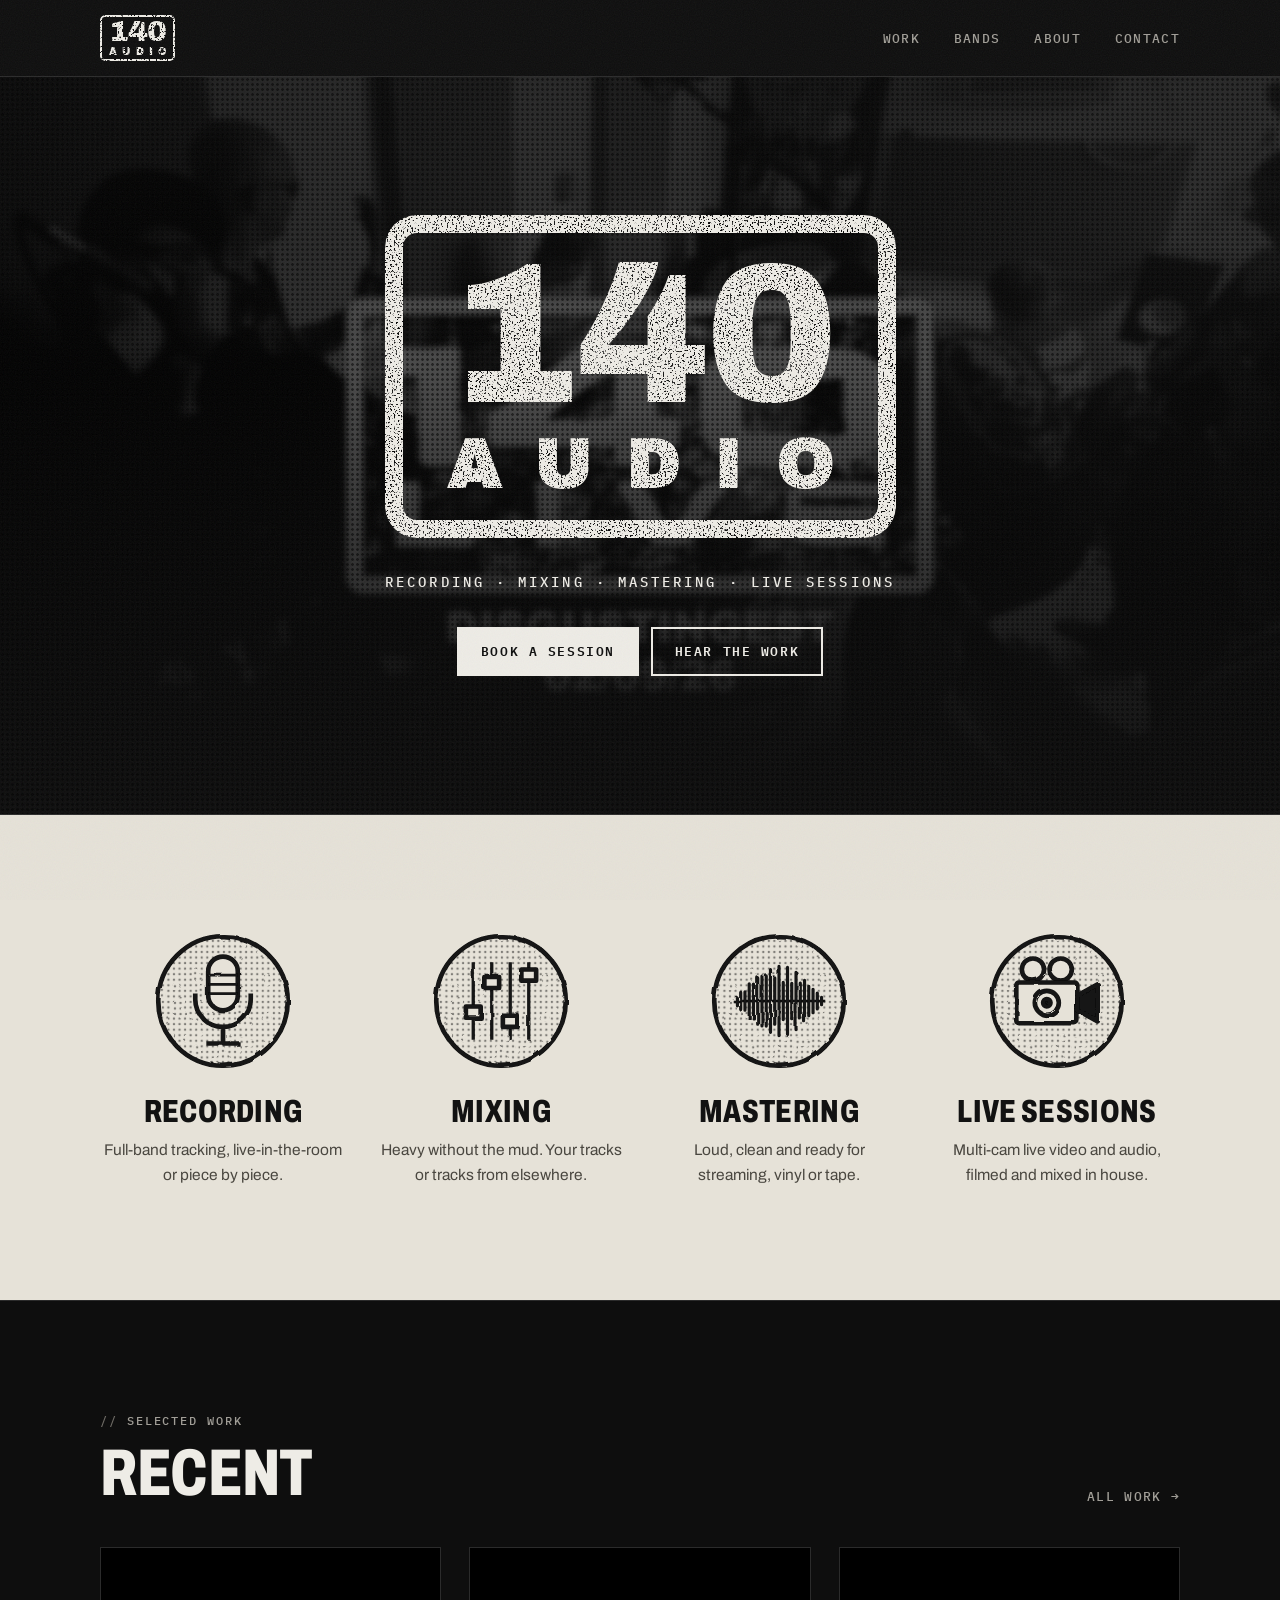
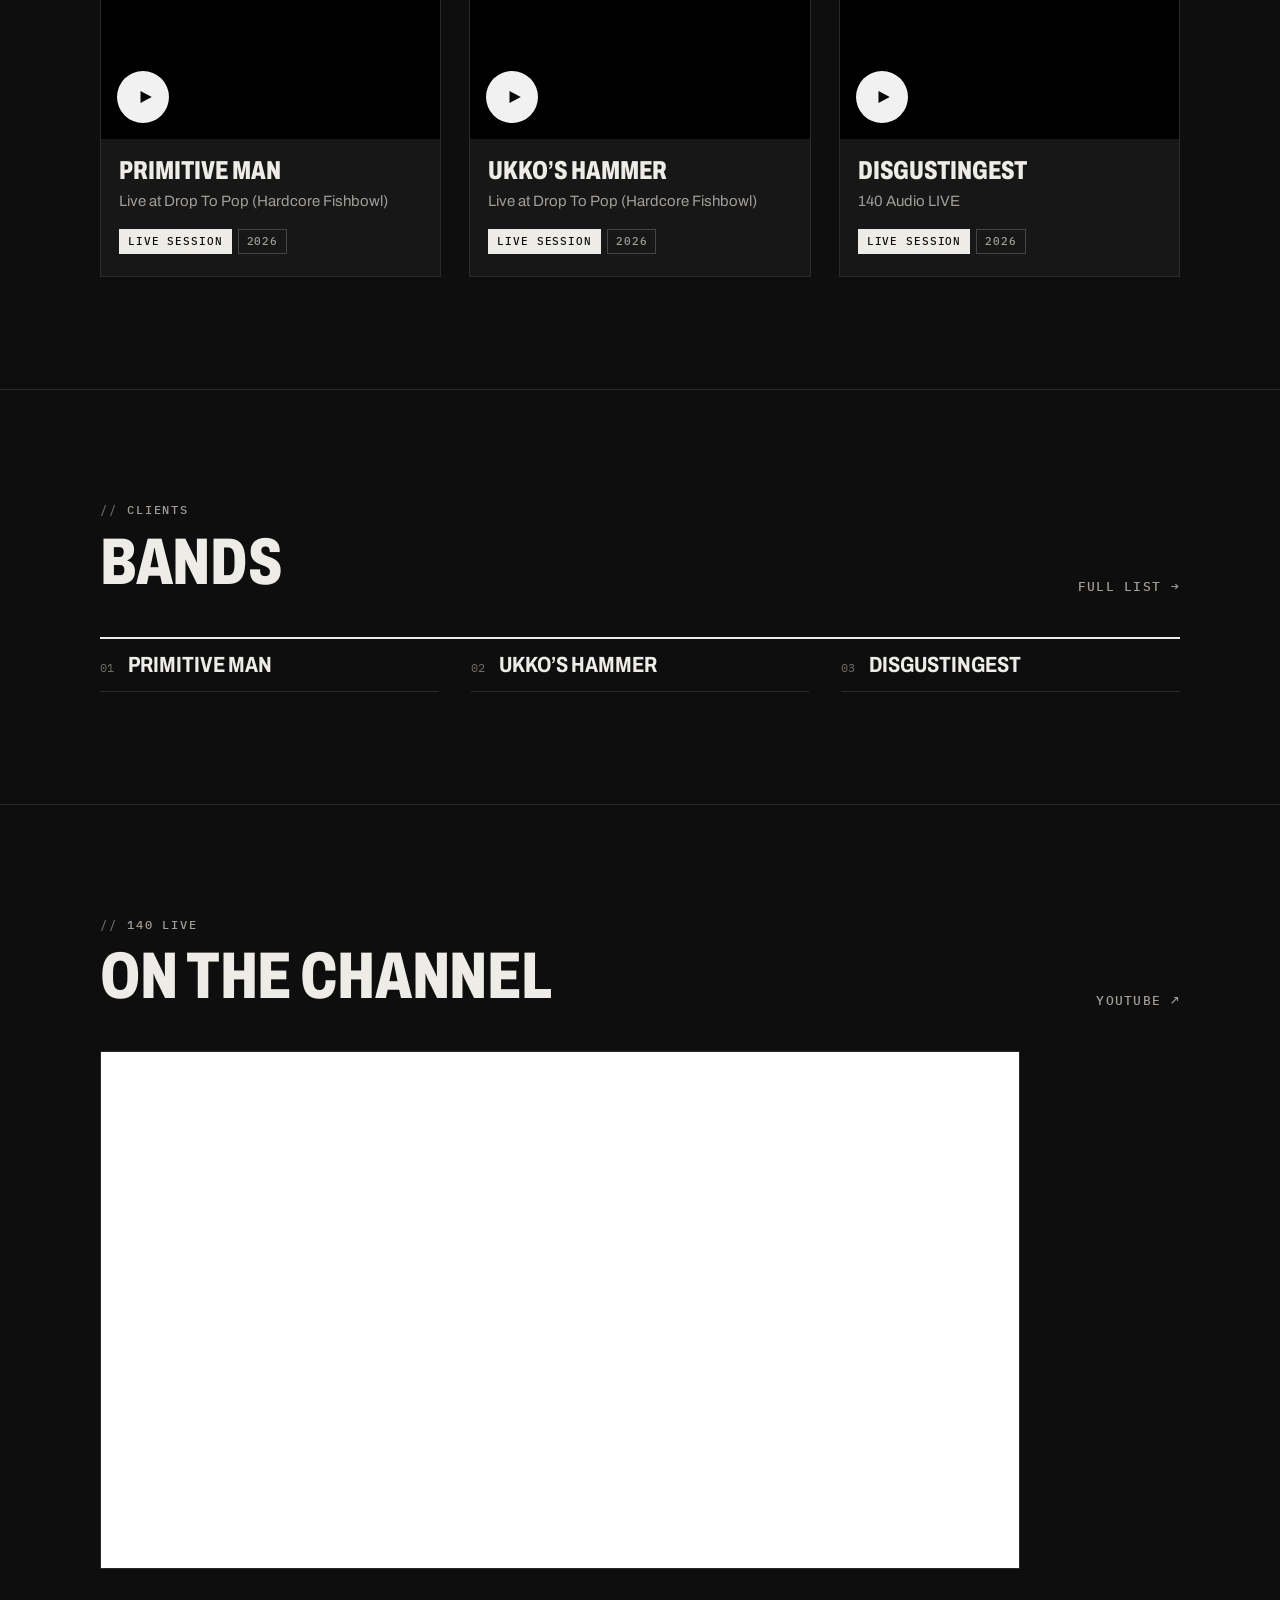
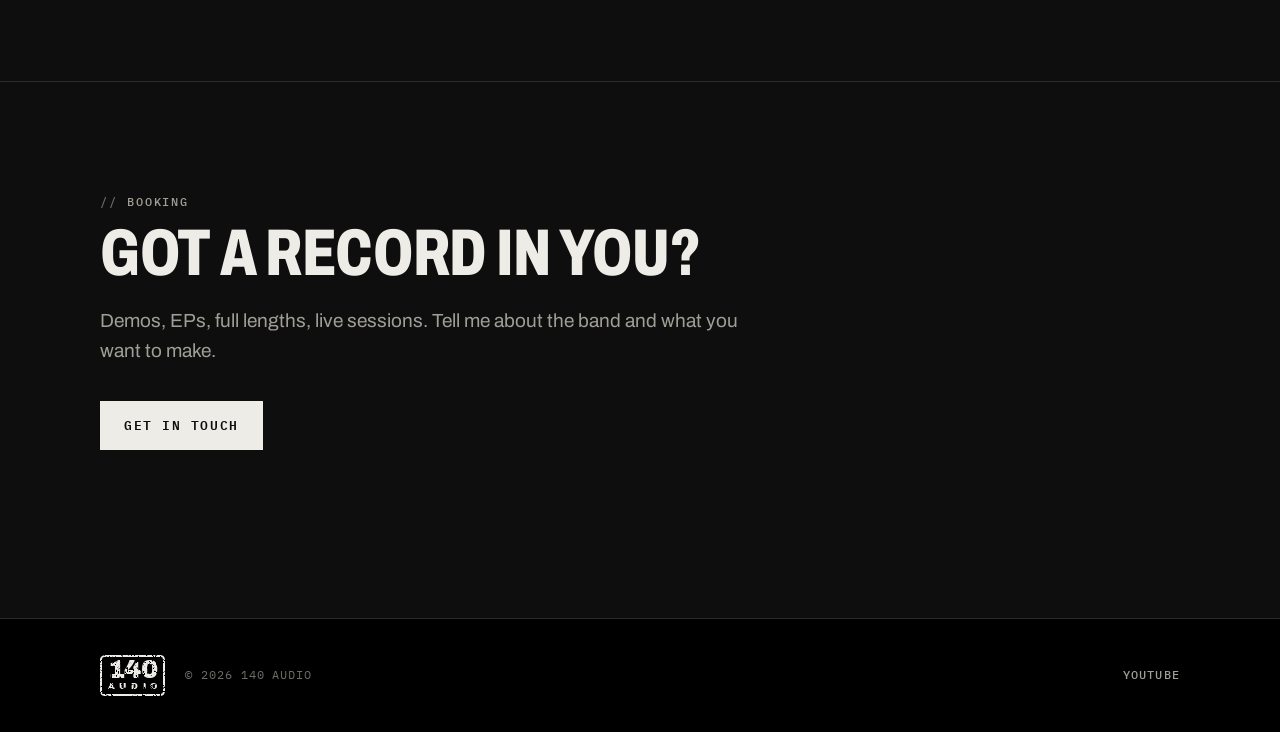
<file: public/index.html>
<!doctype html>
<html lang="en">
<head>
<meta charset="utf-8">
<meta name="viewport" content="width=device-width, initial-scale=1">
<title>140 Audio — Recording Studio</title>
<meta name="description" content="140 Audio — recording, mixing, mastering and live sessions for hardcore, screamo, metal, doom, emo, punk and beyond.">
<meta property="og:title" content="140 Audio — Recording Studio">
<meta property="og:description" content="140 Audio — recording, mixing, mastering and live sessions for hardcore, screamo, metal, doom, emo, punk and beyond.">
<meta property="og:image" content="media/hero.jpg">
<meta name="theme-color" content="#0e0e0e">
<link rel="icon" href="assets/favicon.svg" type="image/svg+xml">
<link rel="preconnect" href="https://fonts.googleapis.com">
<link rel="preconnect" href="https://fonts.gstatic.com" crossorigin>
<link href="https://fonts.googleapis.com/css2?family=Archivo+Black&family=Archivo:wdth,wght@62..125,400..800&family=IBM+Plex+Mono:wght@400;500;600&display=swap" rel="stylesheet">
<link rel="stylesheet" href="assets/style.css">
<script src="assets/app.js" defer></script>
</head>
<body data-page="home">
<header class="site-header">
  <div class="wrap">
    <a class="stamp" href="./" aria-label="140 Audio home"><b>140</b><i>Audio</i></a>
    <nav class="nav" aria-label="Main">
      <a href="work" data-page="work">Work</a>
      <a href="bands" data-page="bands">Bands</a>
      <a href="about" data-page="about">About</a>
      <a href="contact" data-page="contact">Contact</a>
    </nav>
  </div>
</header>
<main>

<section class="hero">
  <div class="hero-bg" id="hero-bg"></div>
  <div class="wrap">
    <h1 class="stamp" aria-label="140 Audio"><b>140</b><i>Audio</i></h1>
    <p class="hero-line" id="hero-line"></p>
    <p class="hero-loc" id="hero-loc"></p>
    <div class="btn-row">
      <a class="btn btn-primary" href="contact">Book a session</a>
      <a class="btn" href="work">Hear the work</a>
    </div>
  </div>
</section>

<section class="section paper" id="services-section">
  <div class="wrap">
    <div class="services" id="services"></div>
  </div>
</section>

<section class="section">
  <div class="wrap">
    <div class="section-head"><div><p class="kicker">Selected work</p><h2>Recent</h2></div><a href="work">All work →</a></div>
    <div class="grid" id="featured"><div class="skeleton"></div></div>
  </div>
</section>

<section class="section">
  <div class="wrap">
    <div class="section-head"><div><p class="kicker">Clients</p><h2>Bands</h2></div><a href="bands">Full list →</a></div>
    <ul class="band-roll" id="band-roll"></ul>
  </div>
</section>

<section class="section" id="channel-section">
  <div class="wrap">
    <div class="section-head"><div><p class="kicker">140 Live</p><h2>On the channel</h2></div><a id="channel-link" href="https://www.youtube.com/@140Audio" target="_blank" rel="noopener">YouTube ↗</a></div>
    <div class="channel" id="channel"></div>
  </div>
</section>

<section class="section">
  <div class="wrap">
    <p class="kicker">Booking</p>
    <h2>Got a record in you?</h2>
    <p class="lede">Demos, EPs, full lengths, live sessions. Tell me about the band and what you want to make.</p>
    <div class="btn-row"><a class="btn btn-primary" href="contact">Get in touch</a></div>
  </div>
</section>
</main>
<footer class="site-footer"><div class="wrap"></div></footer>
</body>
</html>
</file>
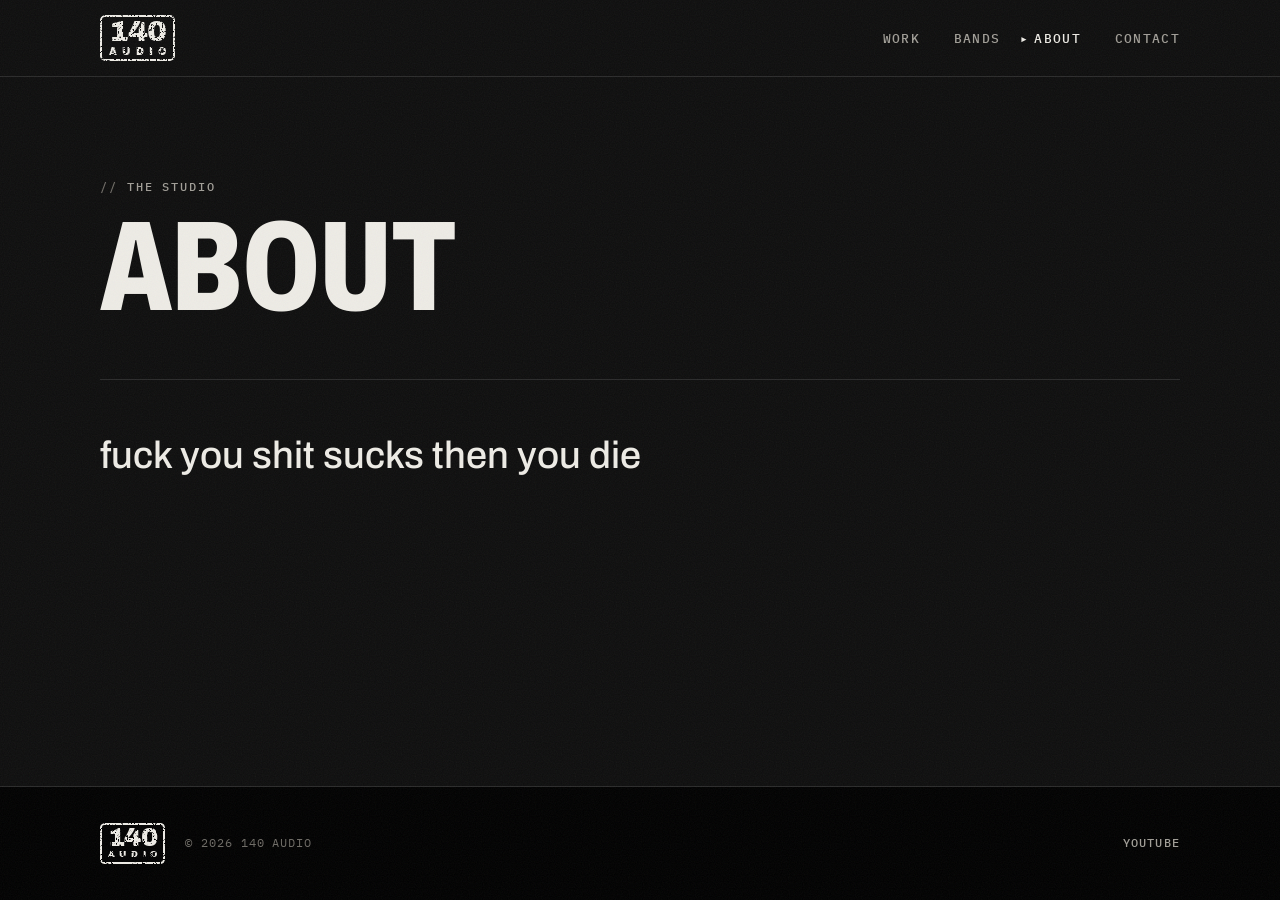
<file: public/about.html>
<!doctype html>
<html lang="en">
<head>
<meta charset="utf-8">
<meta name="viewport" content="width=device-width, initial-scale=1">
<title>About — 140 Audio</title>
<meta name="description" content="140 Audio — recording, mixing, mastering and live sessions for hardcore, screamo, metal, doom, emo, punk and beyond.">
<meta property="og:title" content="About — 140 Audio">
<meta property="og:description" content="140 Audio — recording, mixing, mastering and live sessions for hardcore, screamo, metal, doom, emo, punk and beyond.">
<meta property="og:image" content="media/hero.jpg">
<meta name="theme-color" content="#0e0e0e">
<link rel="icon" href="assets/favicon.svg" type="image/svg+xml">
<link rel="preconnect" href="https://fonts.googleapis.com">
<link rel="preconnect" href="https://fonts.gstatic.com" crossorigin>
<link href="https://fonts.googleapis.com/css2?family=Archivo+Black&family=Archivo:wdth,wght@62..125,400..800&family=IBM+Plex+Mono:wght@400;500;600&display=swap" rel="stylesheet">
<link rel="stylesheet" href="assets/style.css">
<script src="assets/app.js" defer></script>
</head>
<body data-page="about">
<header class="site-header">
  <div class="wrap">
    <a class="stamp" href="./" aria-label="140 Audio home"><b>140</b><i>Audio</i></a>
    <nav class="nav" aria-label="Main">
      <a href="work" data-page="work">Work</a>
      <a href="bands" data-page="bands">Bands</a>
      <a href="about" data-page="about">About</a>
      <a href="contact" data-page="contact">Contact</a>
    </nav>
  </div>
</header>
<main>

<div class="wrap">
  <div class="page-head"><p class="kicker">The studio</p><h1 id="about-heading">About</h1></div>
  <div class="about" id="about"></div>
</div>
</main>
<footer class="site-footer"><div class="wrap"></div></footer>
</body>
</html>
</file>
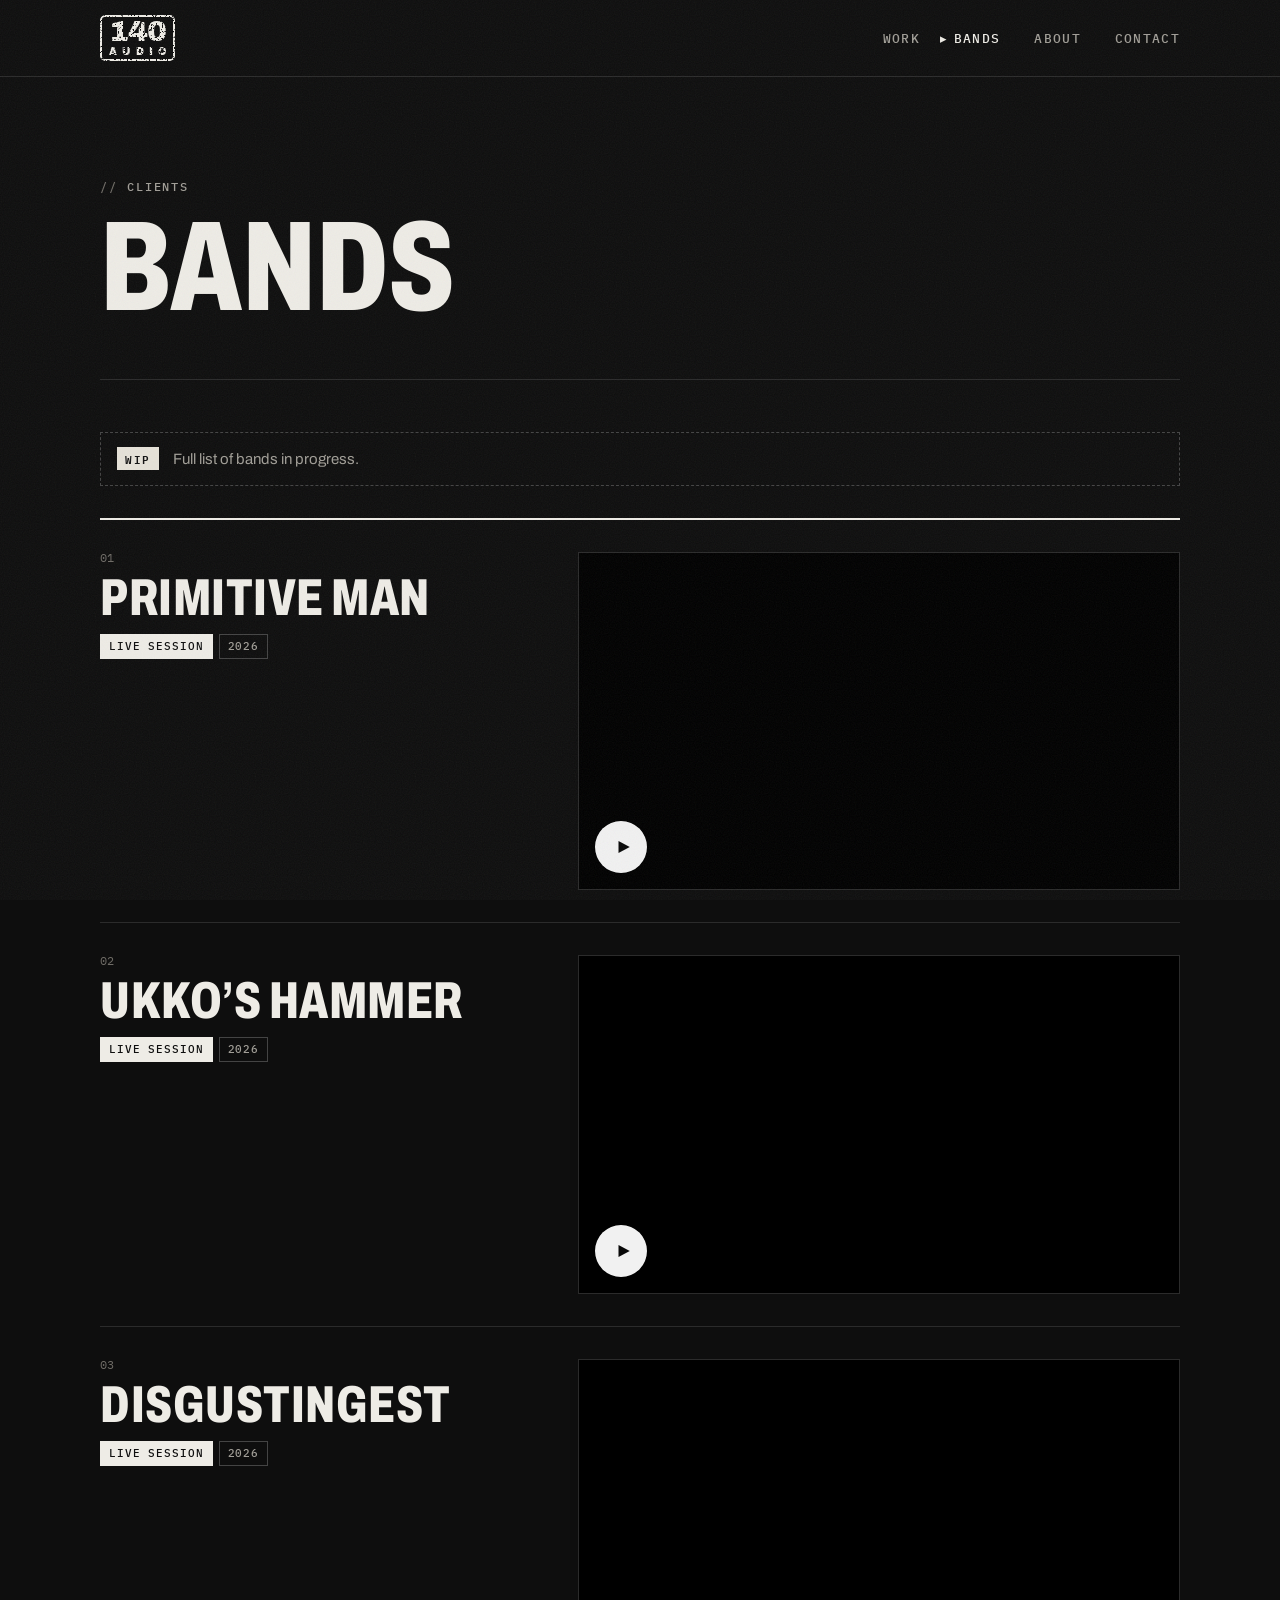
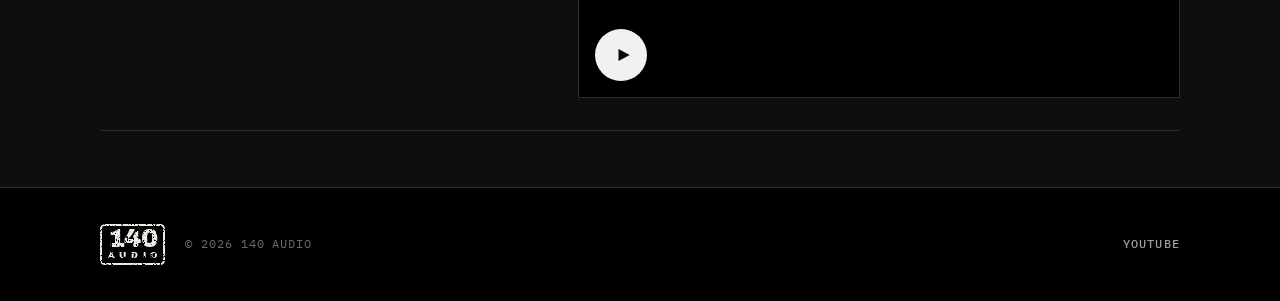
<file: public/bands.html>
<!doctype html>
<html lang="en">
<head>
<meta charset="utf-8">
<meta name="viewport" content="width=device-width, initial-scale=1">
<title>Bands — 140 Audio</title>
<meta name="description" content="140 Audio — recording, mixing, mastering and live sessions for hardcore, screamo, metal, doom, emo, punk and beyond.">
<meta property="og:title" content="Bands — 140 Audio">
<meta property="og:description" content="140 Audio — recording, mixing, mastering and live sessions for hardcore, screamo, metal, doom, emo, punk and beyond.">
<meta property="og:image" content="media/hero.jpg">
<meta name="theme-color" content="#0e0e0e">
<link rel="icon" href="assets/favicon.svg" type="image/svg+xml">
<link rel="preconnect" href="https://fonts.googleapis.com">
<link rel="preconnect" href="https://fonts.gstatic.com" crossorigin>
<link href="https://fonts.googleapis.com/css2?family=Archivo+Black&family=Archivo:wdth,wght@62..125,400..800&family=IBM+Plex+Mono:wght@400;500;600&display=swap" rel="stylesheet">
<link rel="stylesheet" href="assets/style.css">
<script src="assets/app.js" defer></script>
</head>
<body data-page="bands">
<header class="site-header">
  <div class="wrap">
    <a class="stamp" href="./" aria-label="140 Audio home"><b>140</b><i>Audio</i></a>
    <nav class="nav" aria-label="Main">
      <a href="work" data-page="work">Work</a>
      <a href="bands" data-page="bands">Bands</a>
      <a href="about" data-page="about">About</a>
      <a href="contact" data-page="contact">Contact</a>
    </nav>
  </div>
</header>
<main>

<div class="wrap">
  <div class="page-head"><p class="kicker">Clients</p><h1>Bands</h1></div>
  <div id="wip"></div>
  <div class="band-list" id="bands"><div class="skeleton"></div></div>
</div>
</main>
<footer class="site-footer"><div class="wrap"></div></footer>
</body>
</html>
</file>
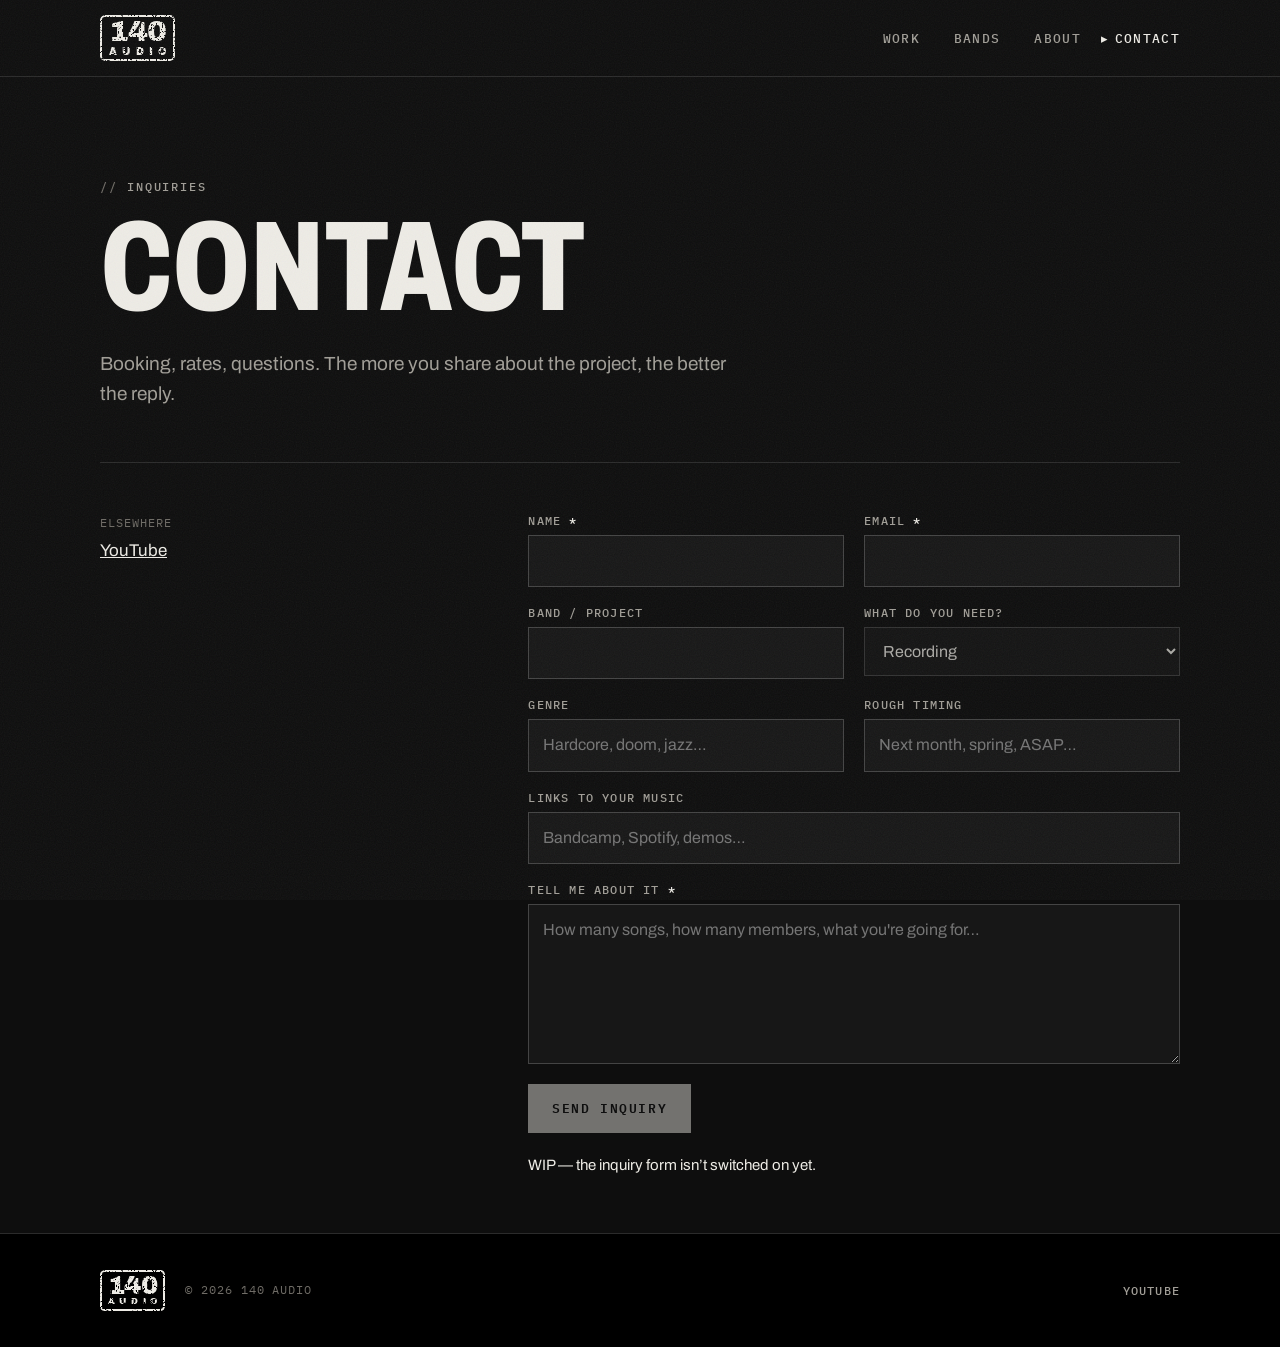
<file: public/contact.html>
<!doctype html>
<html lang="en">
<head>
<meta charset="utf-8">
<meta name="viewport" content="width=device-width, initial-scale=1">
<title>Contact — 140 Audio</title>
<meta name="description" content="140 Audio — recording, mixing, mastering and live sessions for hardcore, screamo, metal, doom, emo, punk and beyond.">
<meta property="og:title" content="Contact — 140 Audio">
<meta property="og:description" content="140 Audio — recording, mixing, mastering and live sessions for hardcore, screamo, metal, doom, emo, punk and beyond.">
<meta property="og:image" content="media/hero.jpg">
<meta name="theme-color" content="#0e0e0e">
<link rel="icon" href="assets/favicon.svg" type="image/svg+xml">
<link rel="preconnect" href="https://fonts.googleapis.com">
<link rel="preconnect" href="https://fonts.gstatic.com" crossorigin>
<link href="https://fonts.googleapis.com/css2?family=Archivo+Black&family=Archivo:wdth,wght@62..125,400..800&family=IBM+Plex+Mono:wght@400;500;600&display=swap" rel="stylesheet">
<link rel="stylesheet" href="assets/style.css">
<script src="assets/app.js" defer></script>
</head>
<body data-page="contact">
<header class="site-header">
  <div class="wrap">
    <a class="stamp" href="./" aria-label="140 Audio home"><b>140</b><i>Audio</i></a>
    <nav class="nav" aria-label="Main">
      <a href="work" data-page="work">Work</a>
      <a href="bands" data-page="bands">Bands</a>
      <a href="about" data-page="about">About</a>
      <a href="contact" data-page="contact">Contact</a>
    </nav>
  </div>
</header>
<main>

<div class="wrap">
  <div class="page-head"><p class="kicker">Inquiries</p><h1>Contact</h1>
    <p class="lede">Booking, rates, questions. The more you share about the project, the better the reply.</p></div>
  <div class="contact">
    <aside class="contact-aside"><dl id="contact-details"></dl></aside>
    <form class="inquiry" id="inquiry" novalidate>
      <input type="hidden" name="access_key" value="">
      <input type="checkbox" name="botcheck" class="hp" tabindex="-1" autocomplete="off" aria-hidden="true">
      <div class="field"><label for="f-name">Name <span class="req">*</span></label><input id="f-name" name="name" required autocomplete="name"></div>
      <div class="field"><label for="f-email">Email <span class="req">*</span></label><input id="f-email" name="email" type="email" required autocomplete="email"></div>
      <div class="field"><label for="f-project">Band / project</label><input id="f-project" name="project"></div>
      <div class="field"><label for="f-service">What do you need?</label>
        <select id="f-service" name="service">
          <option>Recording</option><option>Mixing</option><option>Mastering</option>
          <option>Recording + mix + master</option><option>Live session</option><option>Something else</option>
        </select></div>
      <div class="field"><label for="f-genre">Genre</label><input id="f-genre" name="genre" placeholder="Hardcore, doom, jazz…"></div>
      <div class="field"><label for="f-when">Rough timing</label><input id="f-when" name="timing" placeholder="Next month, spring, ASAP…"></div>
      <div class="field full"><label for="f-links">Links to your music</label><input id="f-links" name="links" placeholder="Bandcamp, Spotify, demos…"></div>
      <div class="field full"><label for="f-msg">Tell me about it <span class="req">*</span></label><textarea id="f-msg" name="message" required placeholder="How many songs, how many members, what you're going for…"></textarea></div>
      <div class="full"><button class="btn btn-primary" type="submit">Send inquiry</button></div>
      <p class="form-status" id="form-status" role="status" aria-live="polite"></p>
    </form>
  </div>
</div>
</main>
<footer class="site-footer"><div class="wrap"></div></footer>
</body>
</html>
</file>
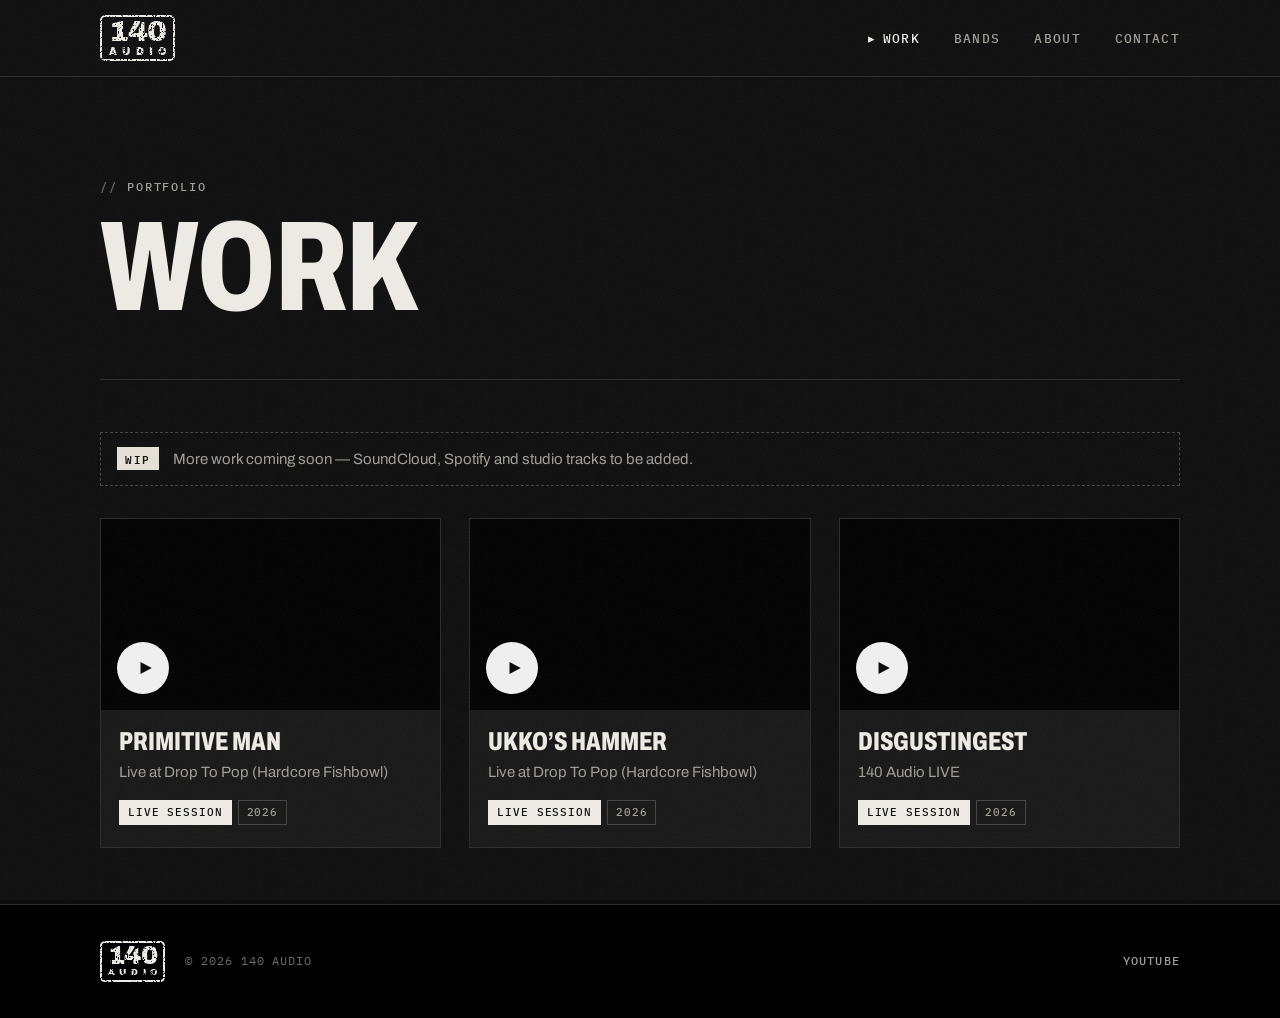
<file: public/work.html>
<!doctype html>
<html lang="en">
<head>
<meta charset="utf-8">
<meta name="viewport" content="width=device-width, initial-scale=1">
<title>Work — 140 Audio</title>
<meta name="description" content="140 Audio — recording, mixing, mastering and live sessions for hardcore, screamo, metal, doom, emo, punk and beyond.">
<meta property="og:title" content="Work — 140 Audio">
<meta property="og:description" content="140 Audio — recording, mixing, mastering and live sessions for hardcore, screamo, metal, doom, emo, punk and beyond.">
<meta property="og:image" content="media/hero.jpg">
<meta name="theme-color" content="#0e0e0e">
<link rel="icon" href="assets/favicon.svg" type="image/svg+xml">
<link rel="preconnect" href="https://fonts.googleapis.com">
<link rel="preconnect" href="https://fonts.gstatic.com" crossorigin>
<link href="https://fonts.googleapis.com/css2?family=Archivo+Black&family=Archivo:wdth,wght@62..125,400..800&family=IBM+Plex+Mono:wght@400;500;600&display=swap" rel="stylesheet">
<link rel="stylesheet" href="assets/style.css">
<script src="assets/app.js" defer></script>
</head>
<body data-page="work">
<header class="site-header">
  <div class="wrap">
    <a class="stamp" href="./" aria-label="140 Audio home"><b>140</b><i>Audio</i></a>
    <nav class="nav" aria-label="Main">
      <a href="work" data-page="work">Work</a>
      <a href="bands" data-page="bands">Bands</a>
      <a href="about" data-page="about">About</a>
      <a href="contact" data-page="contact">Contact</a>
    </nav>
  </div>
</header>
<main>

<div class="wrap">
  <div class="page-head"><p class="kicker">Portfolio</p><h1>Work</h1></div>
  <div id="wip"></div>
  <div class="grid" id="tracks"><div class="skeleton"></div></div>
</div>
</main>
<footer class="site-footer"><div class="wrap"></div></footer>
</body>
</html>
</file>
<file: public/assets/style.css>
/* 140 Audio — monochrome, photocopied, honest. */
:root {
  --ink: #0e0e0e;
  --ink-2: #171717;
  --ink-3: #1f1f1f;
  --line: #2b2b2b;
  --line-strong: #444;
  --text: #eeece6;
  --text-dim: #a19e97;
  --text-faint: #6f6c66;
  --paper: #e6e2d8;
  --paper-ink: #121212;
  --paper-dim: #4a4740;
  --ok: #9fc28d;
  --err: #ff8a7a;
  --max: 1160px;
  --gutter: clamp(16px, 4vw, 40px);
  --font-stamp: "Archivo Black", "Arial Black", sans-serif;
  --font-body: "Archivo", system-ui, sans-serif;
  --font-mono: "IBM Plex Mono", ui-monospace, Menlo, monospace;
  /* photocopy speckle used to distress the stamp logo */
  --speckle: url("data:image/svg+xml,%3Csvg xmlns='http://www.w3.org/2000/svg' width='220' height='220'%3E%3Cfilter id='f'%3E%3CfeTurbulence type='fractalNoise' baseFrequency='.55' numOctaves='3' seed='4'/%3E%3CfeColorMatrix values='0 0 0 0 0 0 0 0 0 0 0 0 0 0 0 0 0 0 -11 7.4'/%3E%3C/filter%3E%3Crect width='100%25' height='100%25' filter='url(%23f)'/%3E%3C/svg%3E");
  color-scheme: dark;
}

*, *::before, *::after { box-sizing: border-box; }
html { -webkit-text-size-adjust: 100%; scroll-behavior: smooth; }
body {
  margin: 0;
  background: var(--ink);
  color: var(--text);
  font: 400 16px/1.6 var(--font-body);
  min-height: 100vh;
  display: flex; flex-direction: column;
  overflow-x: hidden;
}
/* paper grain over everything */
body::after {
  content: ""; position: fixed; inset: 0; pointer-events: none; z-index: 100; opacity: .06;
  background-image: url("data:image/svg+xml,%3Csvg xmlns='http://www.w3.org/2000/svg' width='160' height='160'%3E%3Cfilter id='n'%3E%3CfeTurbulence type='fractalNoise' baseFrequency='.85' numOctaves='2' stitchTiles='stitch'/%3E%3C/filter%3E%3Crect width='100%25' height='100%25' filter='url(%23n)'/%3E%3C/svg%3E");
}
main { flex: 1; }
img, iframe, video { max-width: 100%; display: block; }
a { color: inherit; }
::selection { background: var(--paper); color: var(--paper-ink); }
:focus-visible { outline: 2px solid var(--paper); outline-offset: 3px; }
.wrap { width: 100%; max-width: var(--max); margin: 0 auto; padding: 0 var(--gutter); }

/* ---------- Stamp logo (after his "140 LIVE" mark) ---------- */
.stamp {
  display: inline-flex; flex-direction: column; align-items: center; justify-content: center;
  border: .09em solid currentColor; border-radius: .16em;
  padding: .06em .22em .12em;
  font-family: var(--font-stamp); line-height: .9; text-decoration: none; text-transform: uppercase;
  color: var(--text);
  -webkit-mask-image: var(--speckle); mask-image: var(--speckle);
  -webkit-mask-size: 220px; mask-size: 220px;
}
.stamp b { font-weight: 400; font-size: 1em; letter-spacing: -.02em; }
.stamp i { font-style: normal; font-size: .34em; letter-spacing: .52em; margin-right: -.52em; margin-top: .14em; }
.site-header .stamp { font-size: 30px; }

/* ---------- Header ---------- */
.site-header { position: sticky; top: 0; z-index: 50; background: var(--ink); border-bottom: 1px solid var(--line); }
.site-header .wrap { display: flex; align-items: center; justify-content: space-between; gap: 16px; min-height: 76px; }
.nav { display: flex; gap: clamp(14px, 3vw, 34px); }
.nav a {
  font: 500 13px/1 var(--font-mono); text-transform: uppercase; letter-spacing: .1em;
  text-decoration: none; color: var(--text-dim); padding: 8px 0; position: relative;
}
.nav a:hover { color: var(--text); }
.nav a[aria-current="page"] { color: var(--text); }
.nav a[aria-current="page"]::before { content: "▸"; position: absolute; left: -1.1em; }
@media (max-width: 560px) {
  .site-header .wrap { flex-direction: column; padding-top: 14px; padding-bottom: 12px; gap: 10px; }
  .nav a { font-size: 12px; }
}

/* ---------- Type ---------- */
h1, h2, h3 { margin: 0; font-family: var(--font-body); font-stretch: 72%; font-weight: 800; text-transform: uppercase; line-height: .92; letter-spacing: -.005em; }
h1 { font-size: clamp(60px, 10vw, 132px); }
h2 { font-size: clamp(38px, 5.4vw, 66px); }
h3 { font-size: 28px; letter-spacing: .01em; }
.kicker { font: 500 12px/1.3 var(--font-mono); text-transform: uppercase; letter-spacing: .16em; color: var(--text-dim); margin: 0 0 14px; }
.kicker::before { content: "// "; color: var(--text-faint); }
.lede { font-size: clamp(17px, 1.6vw, 19px); color: var(--text-dim); max-width: 58ch; margin: 22px 0 0; }
.meta { font: 400 12px/1.4 var(--font-mono); color: var(--text-faint); text-transform: uppercase; letter-spacing: .08em; }

/* ---------- Buttons ---------- */
.btn-row { display: flex; flex-wrap: wrap; gap: 12px; margin-top: 34px; }
.btn {
  display: inline-flex; align-items: center; gap: 10px;
  font: 600 13px/1 var(--font-mono); text-transform: uppercase; letter-spacing: .12em; text-decoration: none;
  padding: 16px 22px; border: 2px solid var(--text); background: transparent; color: var(--text);
  cursor: pointer; transition: background .12s, color .12s;
}
.btn:hover, .btn-primary { background: var(--text); color: var(--ink); }
.btn-primary:hover { background: transparent; color: var(--text); }
.btn[disabled] { opacity: .45; cursor: not-allowed; }

/* ---------- Sections ---------- */
.section { padding: clamp(64px, 9vw, 112px) 0; border-top: 1px solid var(--line); }
.section-head { display: flex; align-items: end; justify-content: space-between; gap: 24px; flex-wrap: wrap; margin-bottom: 44px; }
.section-head > a { font: 500 13px/1 var(--font-mono); text-transform: uppercase; letter-spacing: .1em; color: var(--text-dim); text-decoration: none; }
.section-head > a:hover { color: var(--text); }
.page-head { padding: clamp(56px, 8vw, 104px) 0 clamp(32px, 5vw, 52px); border-bottom: 1px solid var(--line); margin-bottom: clamp(32px, 5vw, 52px); }

/* ---------- Hero ---------- */
.hero {
  position: relative; isolation: isolate;
  min-height: min(82vh, 760px);
  display: grid; place-items: center; text-align: center;
  padding: 96px 0; overflow: hidden; border-bottom: 1px solid var(--line);
}
.hero-bg { position: absolute; inset: -12px; z-index: -2; background: var(--ink) center 40% / cover no-repeat; filter: grayscale(1) contrast(1.15) brightness(.32) blur(3px); }
.hero::before { /* halftone dots */
  content: ""; position: absolute; inset: 0; z-index: -1;
  background: radial-gradient(circle, rgba(0,0,0,.55) 1.1px, transparent 1.6px) 0 0 / 5px 5px,
              linear-gradient(to bottom, rgba(14,14,14,.35), rgba(14,14,14,.15) 40%, var(--ink));
}
.hero .stamp { font-size: clamp(84px, 17vw, 200px); }
.hero-line { font: 500 clamp(12px, 1.4vw, 14px)/1.5 var(--font-mono); text-transform: uppercase; letter-spacing: .22em; color: var(--text); margin: 34px 0 0; }
.hero-loc { font: 400 12px/1.5 var(--font-mono); text-transform: uppercase; letter-spacing: .18em; color: var(--text-dim); margin: 8px 0 0; }
.hero .btn-row { justify-content: center; }

/* ---------- Paper section (services) ---------- */
.paper { background: var(--paper); color: var(--paper-ink); border-top: 0; position: relative; }
.paper .kicker, .paper .kicker::before { color: var(--paper-dim); }
.services { display: grid; gap: 48px 32px; grid-template-columns: repeat(auto-fit, minmax(min(100%, 210px), 1fr)); text-align: center; }
.service svg { width: 148px; height: 148px; margin: 0 auto 22px; display: block; }
.service h3 { font-size: 32px; }
.service p { margin: 12px auto 0; max-width: 28ch; font-size: 15.5px; color: var(--paper-dim); }

/* ---------- Media cards ---------- */
.grid { display: grid; gap: 28px; grid-template-columns: repeat(auto-fill, minmax(min(100%, 340px), 1fr)); }
.card { background: var(--ink-2); border: 1px solid var(--line); display: flex; flex-direction: column; }
.card-body { padding: 18px 18px 22px; display: flex; flex-direction: column; gap: 4px; }
.card-artist { font: 800 26px/1 var(--font-body); font-stretch: 72%; text-transform: uppercase; }
.card-title { margin: 2px 0 0; font-size: 15px; color: var(--text-dim); }
.tags { display: flex; flex-wrap: wrap; gap: 6px; margin-top: 12px; }
.tag { font: 500 11px/1 var(--font-mono); text-transform: uppercase; letter-spacing: .08em; padding: 6px 8px; border: 1px solid var(--line-strong); color: var(--text-dim); }
.tag.strong { background: var(--text); border-color: var(--text); color: var(--ink); }

.embed { background: #000; position: relative; }
.embed iframe { width: 100%; border: 0; }
.embed-16x9 { aspect-ratio: 16 / 9; }
.embed-16x9 iframe { height: 100%; }
.yt-lite { all: unset; cursor: pointer; display: block; width: 100%; height: 100%; position: relative; background: #000 center / cover no-repeat; filter: grayscale(1) contrast(1.05); transition: filter .25s; }
.yt-lite:hover, .yt-lite:focus-visible { filter: none; }
.yt-lite .play {
  position: absolute; left: 16px; bottom: 16px; width: 52px; height: 52px; border-radius: 50%;
  background: var(--text); display: grid; place-items: center; box-shadow: 0 2px 12px rgba(0,0,0,.5);
}
.yt-lite .play svg { width: 18px; height: 18px; margin-left: 3px; fill: var(--ink); }
.yt-lite:focus-visible { outline: 2px solid var(--paper); outline-offset: -2px; }

.audio-embed { padding: 26px 18px 10px; background: var(--ink-3); }
.audio-embed .bars { display: flex; align-items: center; gap: 2px; height: 60px; margin-bottom: 16px; }
.audio-embed .bars i { flex: 1; background: var(--line-strong); }
.audio-embed audio { width: 100%; height: 40px; }
.link-embed { padding: 28px 18px; background: var(--ink-3); }
.link-embed a { font: 600 13px/1 var(--font-mono); text-transform: uppercase; letter-spacing: .1em; }

/* ---------- Channel ---------- */
.channel { aspect-ratio: 16 / 9; max-width: 920px; border: 1px solid var(--line); background: #000; }
.channel iframe { width: 100%; height: 100%; border: 0; }

/* ---------- Bands ---------- */
.band-roll { list-style: none; margin: 0; padding: 0; columns: 3 220px; column-gap: 32px; border-top: 2px solid var(--text); }
.band-roll li { break-inside: avoid; display: flex; gap: 14px; align-items: baseline; padding: 14px 0; border-bottom: 1px solid var(--line); font: 700 22px/1.1 var(--font-body); font-stretch: 80%; text-transform: uppercase; }
.band-roll li span { font: 400 12px/1 var(--font-mono); color: var(--text-faint); }

.band-list { border-top: 2px solid var(--text); }
.band-row { display: grid; grid-template-columns: 1fr; gap: 20px; padding: 32px 0; border-bottom: 1px solid var(--line); }
@media (min-width: 860px) { .band-row.has-work { grid-template-columns: minmax(0, 5fr) minmax(0, 7fr); gap: 48px; align-items: start; } }
.band-row h3 { font-size: clamp(36px, 4.2vw, 52px); }
.band-row .num { font: 400 12px/1 var(--font-mono); color: var(--text-faint); display: block; margin-bottom: 10px; }
.band-row .links { margin-top: 16px; }
.band-row .links a { font: 500 12px/1 var(--font-mono); text-transform: uppercase; letter-spacing: .1em; color: var(--text-dim); }
.band-row .links a:hover { color: var(--text); }
.band-row .embed { border: 1px solid var(--line); }

/* ---------- WIP / empty ---------- */
.wip { display: flex; gap: 14px; align-items: center; padding: 14px 16px; margin-bottom: 32px; border: 1px dashed var(--line-strong); color: var(--text-dim); font-size: 15px; }
.wip b { font: 600 11px/1 var(--font-mono); letter-spacing: .14em; padding: 6px 8px; background: var(--paper); color: var(--paper-ink); flex-shrink: 0; }
.empty { padding: 64px 24px; text-align: center; border: 1px dashed var(--line-strong); color: var(--text-faint); }
.empty strong { display: block; font: 800 36px/1 var(--font-body); font-stretch: 72%; text-transform: uppercase; color: var(--text-dim); margin-bottom: 10px; }

/* ---------- About ---------- */
.about { display: grid; gap: 48px; }
@media (min-width: 860px) { .about.has-photo { grid-template-columns: 5fr 7fr; align-items: start; } }
.about-photo { border: 1px solid var(--line); }
.about-photo img { width: 100%; height: auto; filter: grayscale(1) contrast(1.1); }
.about-body p { font-size: clamp(24px, 3.2vw, 38px); line-height: 1.25; margin: 0 0 .8em; max-width: 28ch; font-weight: 500; }

/* ---------- Contact ---------- */
.contact { display: grid; gap: 56px; }
@media (min-width: 900px) { .contact { grid-template-columns: 4fr 7fr; } }
.contact-aside dl { margin: 0; display: grid; gap: 24px; }
.contact-aside dt { margin-bottom: 6px; }
.contact-aside dd { margin: 0; font-size: 17px; }
form.inquiry { display: grid; gap: 20px; grid-template-columns: 1fr 1fr; }
form.inquiry .full { grid-column: 1 / -1; }
@media (max-width: 600px) { form.inquiry { grid-template-columns: 1fr; } }
.field { display: flex; flex-direction: column; gap: 8px; min-width: 0; }
.field label { font: 500 12px/1 var(--font-mono); text-transform: uppercase; letter-spacing: .1em; color: var(--text-dim); }
.field label .req { color: var(--text); }
.field input, .field select, .field textarea {
  font: 400 16px/1.4 var(--font-body); color: var(--text);
  background: var(--ink-2); border: 1px solid var(--line-strong); border-radius: 0;
  padding: 14px; width: 100%; transition: border-color .12s;
}
.field textarea { min-height: 160px; resize: vertical; }
.field input:focus, .field select:focus, .field textarea:focus { outline: none; border-color: var(--text); }
.form-status { grid-column: 1 / -1; font-size: 15px; min-height: 1.6em; margin: 0; }
.form-status.ok { color: var(--ok); }
.form-status.err { color: var(--err); }
.hp { position: absolute; left: -9999px; }

/* ---------- Footer ---------- */
.site-footer { background: #000; border-top: 1px solid var(--line); padding: 36px 0; margin-top: 56px; }
.site-footer .wrap { display: flex; flex-wrap: wrap; gap: 20px 32px; justify-content: space-between; align-items: center; }
.site-footer .stamp { font-size: 26px; }
.foot-left { display: flex; align-items: center; gap: 20px; flex-wrap: wrap; }
.socials { display: flex; gap: 20px; flex-wrap: wrap; }
.socials a { font: 500 12px/1 var(--font-mono); text-transform: uppercase; letter-spacing: .1em; text-decoration: none; color: var(--text-dim); }
.socials a:hover { color: var(--text); text-decoration: underline; text-underline-offset: 4px; }

.skeleton { min-height: 200px; }
.service svg .pf { fill: var(--paper); }
</file>
